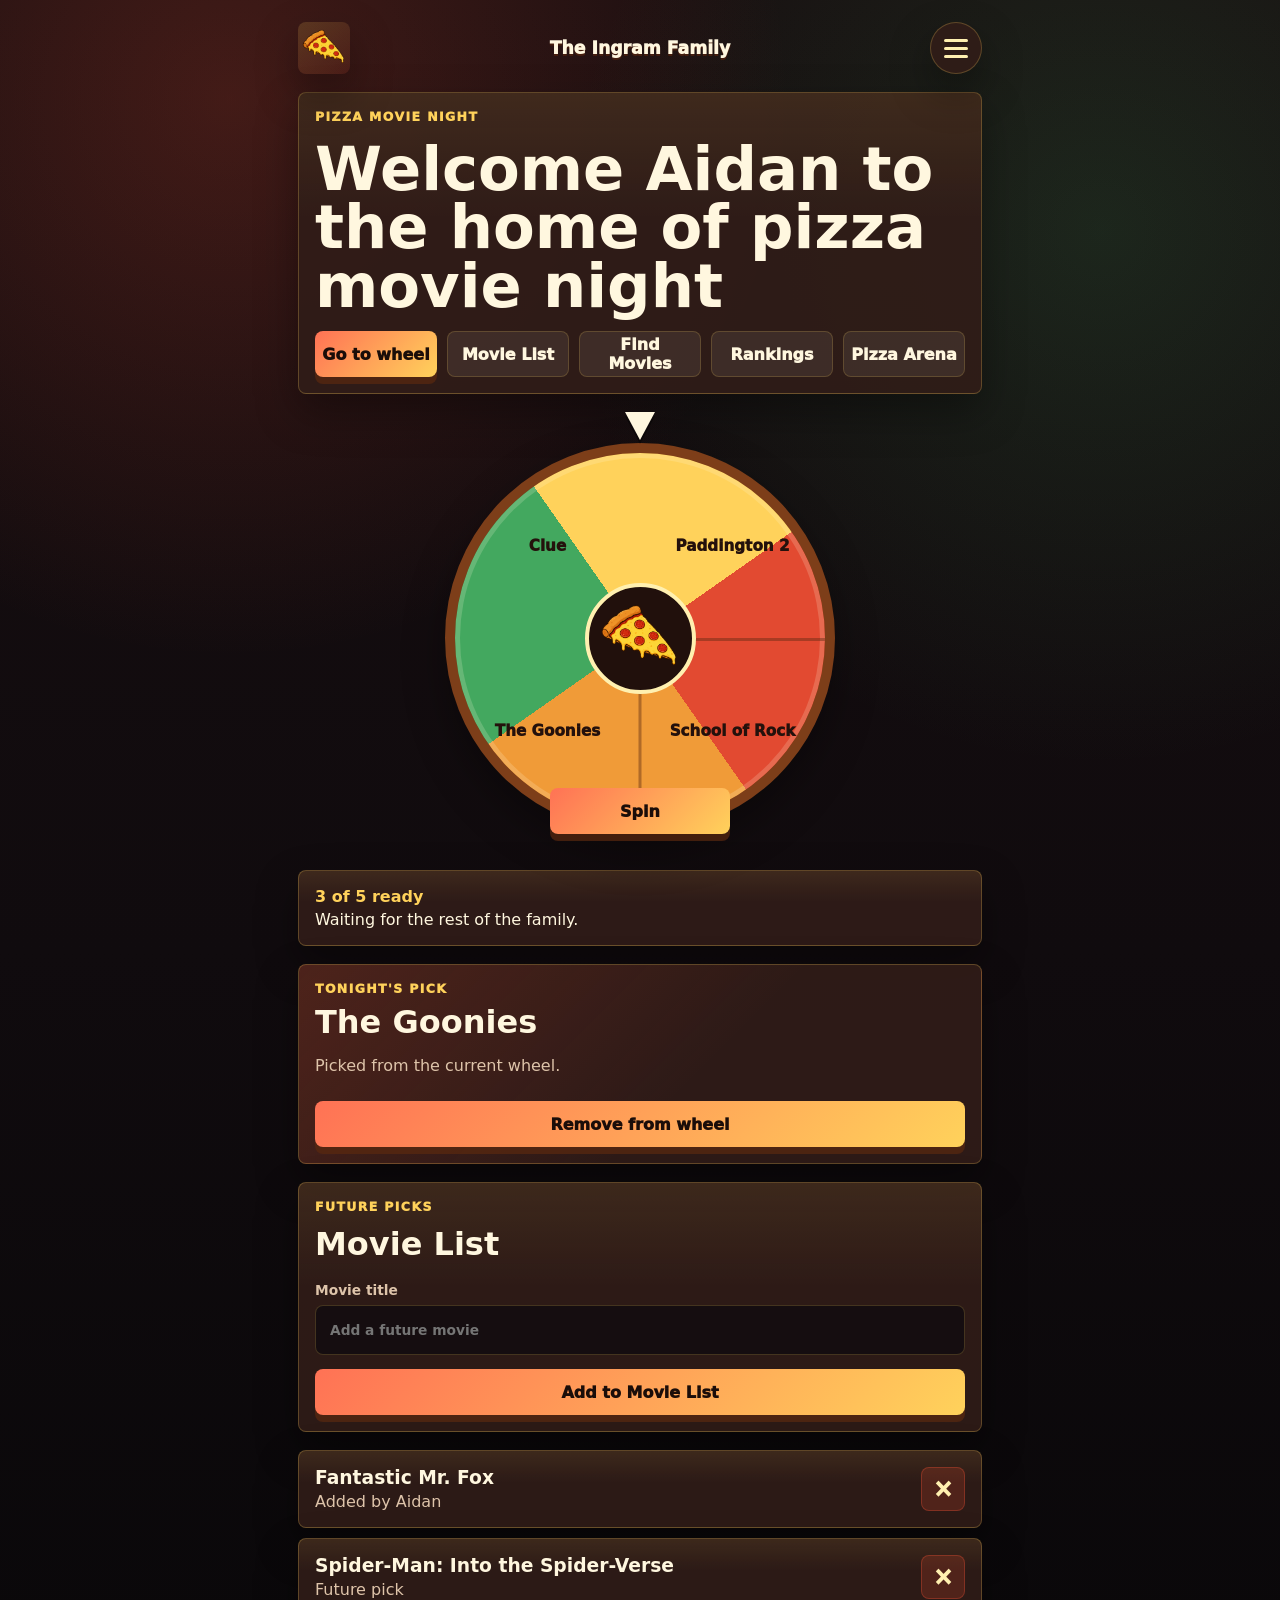
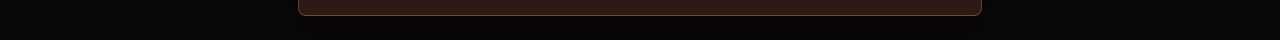
<file: preview/pizza-ui-redesign.html>
<!doctype html>
<html lang="en">
  <head>
    <meta charset="utf-8" />
    <meta name="viewport" content="width=device-width, initial-scale=1" />
    <title>Pizza Theme Preview</title>
    <link rel="stylesheet" href="pizza-ui-redesign.css" />
  </head>
  <body>
    <main class="page">
      <header class="page-header">
        <button class="home-logo-button" type="button" aria-label="Go home">
          <img src="assets/pizza-logo.png" alt="" />
        </button>
        <div class="family-title">The Ingram Family</div>
        <button class="menu-toggle" type="button" aria-label="Open menu">
          <span></span>
          <span></span>
          <span></span>
        </button>
      </header>

      <section class="welcome-panel">
        <p class="eyebrow">Pizza movie night</p>
        <h1>Welcome Aidan to the home of pizza movie night</h1>
        <div class="home-actions">
          <button class="primary-action" type="button">Go to wheel</button>
          <button class="secondary-action" type="button">Movie List</button>
          <button class="secondary-action" type="button">Find Movies</button>
          <button class="secondary-action" type="button">Rankings</button>
          <button class="secondary-action" type="button">Pizza Arena</button>
        </div>
      </section>

      <section class="wheel-page-stage">
        <div class="wheel-canvas-preview" aria-label="Current movie wheel preview">
          <div class="wheel-name name-one">Paddington 2</div>
          <div class="wheel-name name-two">School of Rock</div>
          <div class="wheel-name name-three">The Goonies</div>
          <div class="wheel-name name-four">Clue</div>
          <div class="wheel-hub">
            <img src="assets/pizza-logo.png" alt="" />
          </div>
        </div>
        <div class="wheel-pointer" aria-hidden="true"></div>
        <button class="spin-button" type="button">Spin</button>
      </section>

      <section class="spin-status">
        <strong>3 of 5 ready</strong>
        <span>Waiting for the rest of the family.</span>
      </section>

      <section class="winner-panel">
        <p class="eyebrow">Tonight's pick</p>
        <h2>The Goonies</h2>
        <p>Picked from the current wheel.</p>
        <button class="primary-action" type="button">Remove from wheel</button>
      </section>

      <section class="panel form-stack">
        <p class="eyebrow">Future Picks</p>
        <h2>Movie List</h2>
        <label>
          Movie title
          <input placeholder="Add a future movie" />
        </label>
        <button class="primary-action" type="button">Add to Movie List</button>
      </section>

      <section class="movie-list">
        <article class="movie-list-card">
          <div>
            <h3>Fantastic Mr. Fox</h3>
            <p>Added by Aidan</p>
          </div>
          <button class="remove-button" type="button" aria-label="Remove movie">×</button>
        </article>
        <article class="movie-list-card">
          <div>
            <h3>Spider-Man: Into the Spider-Verse</h3>
            <p>Future pick</p>
          </div>
          <button class="remove-button" type="button" aria-label="Remove movie">×</button>
        </article>
      </section>
    </main>
  </body>
</html>
</file>
<file: preview/pizza-ui-redesign.css>
:root {
  --bg: #120d10;
  --bg-soft: #1b1111;
  --panel: rgba(48, 29, 24, 0.92);
  --panel-strong: rgba(72, 42, 29, 0.96);
  --line: rgba(255, 210, 91, 0.24);
  --ink: #fff7df;
  --muted: #dec4aa;
  --cheese: #ffd25b;
  --cheese-soft: #fff0b0;
  --tomato: #e24a31;
  --tomato-soft: #ff7255;
  --crust: #c8752a;
  --basil: #43a85f;
  --shadow: 0 18px 42px rgba(0, 0, 0, 0.34);
}

* {
  box-sizing: border-box;
}

body {
  margin: 0;
  min-height: 100vh;
  background:
    radial-gradient(circle at 18% 6%, rgba(226, 74, 49, 0.22), transparent 30%),
    radial-gradient(circle at 86% 14%, rgba(67, 168, 95, 0.16), transparent 30%),
    linear-gradient(180deg, #170e10 0%, #100b0e 58%, #0a080a 100%);
  color: var(--ink);
  font-family: ui-rounded, "Arial Rounded MT Bold", Inter, system-ui, sans-serif;
}

button,
input {
  font: inherit;
}

button {
  border: 0;
  cursor: pointer;
}

.page {
  width: min(100%, 720px);
  min-height: 100vh;
  margin: 0 auto;
  padding: max(22px, env(safe-area-inset-top)) 18px max(24px, env(safe-area-inset-bottom));
  display: grid;
  align-content: start;
  gap: 18px;
}

.page-header {
  display: grid;
  grid-template-columns: 52px minmax(0, 1fr) 52px;
  align-items: center;
  gap: 12px;
  position: sticky;
  top: max(10px, env(safe-area-inset-top));
  z-index: 5;
}

.home-logo-button {
  width: 52px;
  height: 52px;
  padding: 2px;
  border-radius: 8px;
  background: linear-gradient(145deg, rgba(255, 210, 91, 0.16), rgba(226, 74, 49, 0.1));
  box-shadow: var(--shadow);
}

.home-logo-button img {
  width: 100%;
  height: 100%;
  object-fit: contain;
  display: block;
}

.family-title {
  justify-self: center;
  color: var(--ink);
  font-size: 1.08rem;
  font-weight: 950;
  text-align: center;
  text-shadow: 0 2px 0 rgba(75, 32, 14, 0.86);
}

.menu-toggle {
  width: 52px;
  height: 52px;
  display: grid;
  place-content: center;
  gap: 5px;
  border-radius: 999px;
  background: rgba(48, 29, 24, 0.92);
  border: 1px solid var(--line);
  box-shadow: var(--shadow);
}

.menu-toggle span {
  width: 24px;
  height: 3px;
  border-radius: 999px;
  background: var(--cheese-soft);
}

.panel,
.welcome-panel,
.winner-panel,
.spin-status,
.movie-list-card {
  border: 1px solid var(--line);
  border-radius: 8px;
  background:
    linear-gradient(180deg, rgba(255, 210, 91, 0.08), transparent 42%),
    var(--panel);
  box-shadow: var(--shadow);
}

.panel,
.welcome-panel,
.winner-panel,
.spin-status,
.movie-list-card {
  padding: 16px;
}

.welcome-panel {
  display: grid;
  gap: 16px;
}

.eyebrow {
  margin: 0;
  color: var(--cheese);
  font-size: 0.78rem;
  font-weight: 950;
  letter-spacing: 0.11em;
  text-transform: uppercase;
}

h1,
h2,
h3,
p {
  margin-top: 0;
}

h1 {
  margin-bottom: 0;
  font-size: clamp(2rem, 10vw, 3.8rem);
  line-height: 0.96;
}

h2 {
  margin-bottom: 8px;
  font-size: 2rem;
  line-height: 1;
}

h3 {
  margin-bottom: 4px;
}

p {
  color: var(--muted);
}

.home-actions {
  display: grid;
  grid-template-columns: repeat(5, 1fr);
  gap: 10px;
}

.primary-action,
.secondary-action,
.spin-button,
.remove-button {
  min-height: 46px;
  border-radius: 8px;
  font-weight: 950;
}

.primary-action,
.spin-button {
  background: linear-gradient(135deg, var(--tomato-soft), var(--cheese));
  color: #1b0d09;
  box-shadow: 0 7px 0 rgba(91, 41, 15, 0.7);
}

.secondary-action {
  background: rgba(255, 247, 223, 0.08);
  color: var(--ink);
  border: 1px solid rgba(255, 210, 91, 0.18);
}

.wheel-page-stage {
  position: relative;
  display: grid;
  place-items: center;
  min-height: 440px;
  padding: 12px 0 0;
}

.wheel-canvas-preview {
  position: relative;
  width: min(100%, 390px);
  aspect-ratio: 1;
  border-radius: 50%;
  overflow: hidden;
  border: 10px solid #7d3e19;
  background:
    radial-gradient(circle at center, rgba(255, 247, 223, 0.22), transparent 20%),
    conic-gradient(from -35deg, #ffd25b 0 25%, #e24a31 0 50%, #f09b38 0 75%, #43a85f 0 100%);
  box-shadow: inset 0 0 0 5px rgba(255, 247, 223, 0.18), var(--shadow);
}

.wheel-canvas-preview::before,
.wheel-canvas-preview::after {
  content: "";
  position: absolute;
  inset: 50% auto auto 50%;
  width: 100%;
  height: 3px;
  background: rgba(86, 38, 15, 0.42);
  transform-origin: left center;
}

.wheel-canvas-preview::after {
  transform: rotate(90deg);
}

.wheel-name {
  position: absolute;
  width: 50%;
  height: 50%;
  display: grid;
  place-items: center;
  padding: 20px;
  color: #24110c;
  font-size: 0.95rem;
  font-weight: 950;
  text-align: center;
}

.name-one { left: 50%; top: 0; }
.name-two { left: 50%; top: 50%; }
.name-three { left: 0; top: 50%; }
.name-four { left: 0; top: 0; }

.wheel-hub {
  position: absolute;
  inset: 35%;
  display: grid;
  place-items: center;
  border-radius: 50%;
  background: #21100c;
  border: 4px solid var(--cheese-soft);
  z-index: 2;
}

.wheel-hub img {
  width: 86%;
  height: 86%;
  object-fit: contain;
}

.wheel-pointer {
  position: absolute;
  top: 0;
  width: 0;
  height: 0;
  border-left: 15px solid transparent;
  border-right: 15px solid transparent;
  border-top: 28px solid var(--ink);
  filter: drop-shadow(0 4px 0 rgba(0, 0, 0, 0.4));
}

.spin-button {
  position: absolute;
  bottom: 18px;
  width: min(180px, 55%);
}

.spin-status {
  display: grid;
  gap: 4px;
}

.spin-status strong {
  color: var(--cheese);
}

.winner-panel {
  display: grid;
  gap: 10px;
  background:
    linear-gradient(135deg, rgba(226, 74, 49, 0.18), transparent 58%),
    var(--panel);
}

.form-stack {
  display: grid;
  gap: 14px;
}

label {
  display: grid;
  gap: 7px;
  color: var(--muted);
  font-size: 0.86rem;
  font-weight: 900;
}

input {
  width: 100%;
  min-height: 50px;
  padding: 0 14px;
  border: 1px solid rgba(255, 210, 91, 0.2);
  border-radius: 8px;
  background: #150d10;
  color: var(--ink);
}

.movie-list {
  display: grid;
  gap: 10px;
}

.movie-list-card {
  display: grid;
  grid-template-columns: 1fr auto;
  align-items: center;
  gap: 12px;
}

.movie-list-card p {
  margin-bottom: 0;
}

.remove-button {
  width: 44px;
  min-height: 44px;
  background: rgba(226, 74, 49, 0.2);
  color: var(--cheese-soft);
  border: 1px solid rgba(226, 74, 49, 0.35);
  font-size: 1.5rem;
}

@media (max-width: 680px) {
  .page {
    padding-right: 16px;
    padding-left: 16px;
  }

  .home-actions {
    grid-template-columns: 1fr;
  }

  .wheel-page-stage {
    min-height: 390px;
  }

  .wheel-canvas-preview {
    width: min(100%, 330px);
  }
}
</file>
